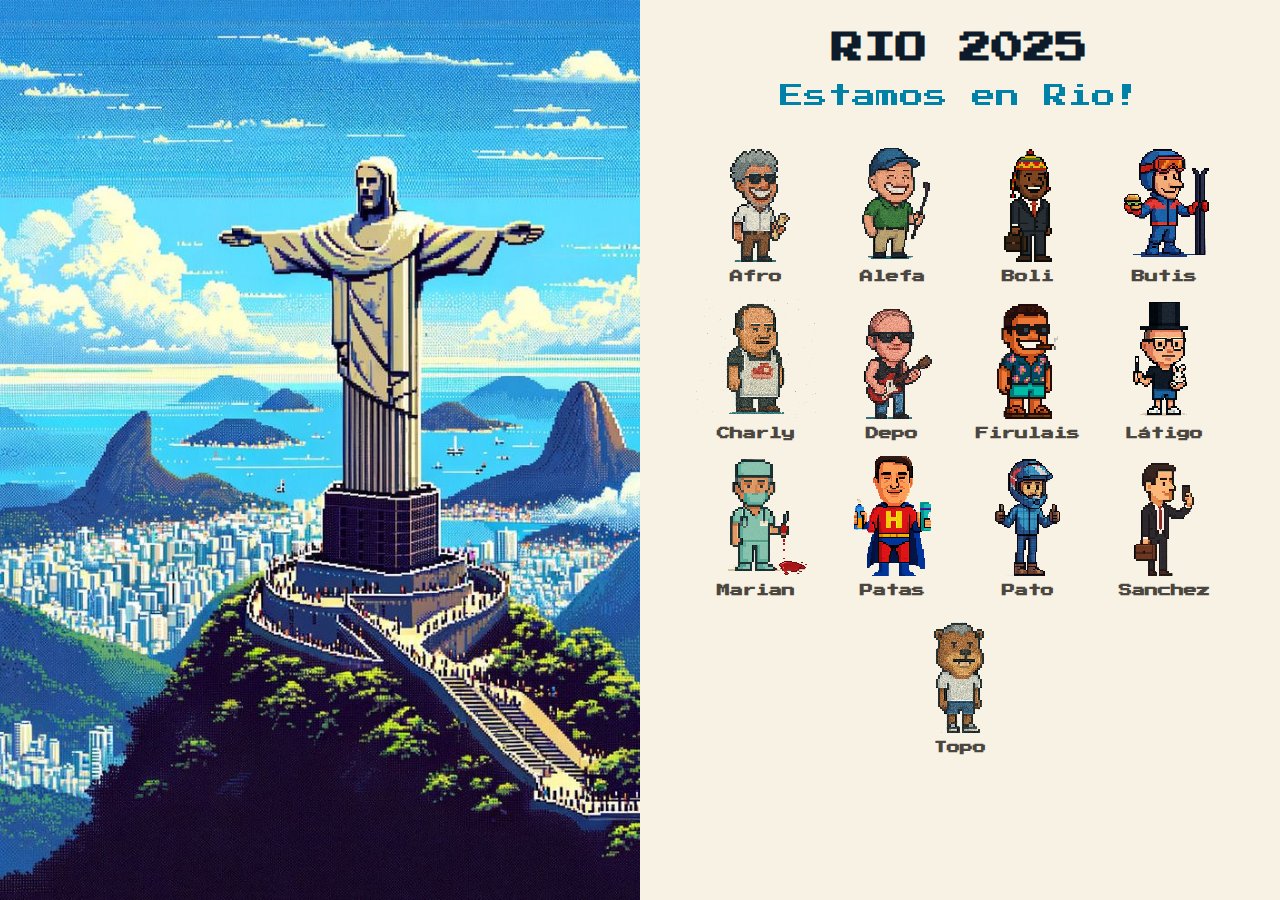
<file: index.html>
<!DOCTYPE html>
<html lang="en">

<head>
    <meta charset="UTF-8" />
    <meta name="viewport" content="width=device-width, initial-scale=1.0" />
    <title>Ratambuzza.ar: Rio 2025</title>
    <link rel="preconnect" href="https://fonts.googleapis.com">
    <link href="https://fonts.googleapis.com/css2?family=Press+Start+2P&display=swap" rel="stylesheet">
    <link rel="icon" type="image/png" href="/favicon.png">
    <link rel="shortcut icon" href="/favicon.ico">
    <style>
        :root {
            --cream: #f7f2e4;
            --navy: #0d1b2a;
            --label: #4b463f;
            --accent: #0081a7;
            --ink: #111;
            --shadow: rgba(0, 0, 0, 0.5);
        }

        /* Base */
        html,
        body {
            margin: 0;
            height: 100%;
        }

        body {
            font-family: 'Press Start 2P', system-ui, sans-serif;
            color: white;
            background: black;
            display: flex;
            height: 100vh;
            overflow: hidden;
        }

        /* Left side (image) */
        .left {
            width: 50%;
            height: 100%;
            background-image: url('assets/copa.jpg');
            background-size: cover;
            background-position: center;
            flex: 0 0 50%;
        }

        /* Right side (content) */
        .right {
            width: 50%;
            height: 100%;
            background: var(--cream);
            color: black;
            display: flex;
            flex-direction: column;
            align-items: center;
            padding: 2rem;
            box-sizing: border-box;
            overflow: auto;
        }

        h1 {
            margin: 0 0 1rem 0;
            font-size: 2rem;
            color: var(--navy);
            text-align: center;
        }

        h5 {
            color: var(--label);
            margin: 0.5rem 0 0;
        }

        #title {
            text-align: center;
        }

        #countdown {
            font-size: 1.5rem;
            margin-top: 20px;
            color: var(--accent);
            line-height: 1.6rem;
            transform: translateZ(0);
            -webkit-font-smoothing: none;
            image-rendering: pixelated;
        }

        #avatars {
            display: flex;
            flex-wrap: wrap;
            justify-content: center;
            gap: 1rem;
            padding: 2rem 1rem;
        }

        .avatar-container {
            display: flex;
            flex-direction: column;
            align-items: center;
            cursor: pointer;
            user-select: none;
            text-decoration: none;
            outline: none;
        }

        .avatar {
            width: 120px;
            height: 120px;
            transition: transform 120ms ease;
            image-rendering: pixelated;
        }

        .avatar-container:hover .avatar {
            transform: scale(1.04);
        }

        .avatar-container:focus-visible .avatar {
            outline: 3px solid var(--accent);
            outline-offset: 4px;
        }

        /* --- Mobile --- */
        @media (max-width: 800px) {
            body {
                flex-direction: column;
                height: auto;
                overflow: auto;
            }

            .left {
                width: 100%;
                height: 50vh;
                flex: 0 0 auto;
            }

            .right {
                width: 100%;
                min-height: 50vh;
                height: auto;
                overflow: visible;
                padding: 1.25rem;
            }

            .avatar {
                width: 90px;
                height: 90px;
            }

            #countdown {
                font-size: 1rem;
                line-height: 1.2rem;
            }
        }

        /* ====== PERSON DIALOG ====== */
        .dialog-overlay {
            position: fixed;
            inset: 0;
            background: var(--shadow);
            display: none;
            align-items: center;
            justify-content: center;
            z-index: 1000;
        }

        .dialog-overlay[aria-hidden="false"] {
            display: flex;
        }

        .person-dialog {
            max-height: 90vh;
            overflow: auto;
            background: var(--cream);
            color: var(--ink);
            max-width: min(720px, 92vw);
            width: 680px;
            box-sizing: border-box;
            padding: 1.25rem;
            position: relative;
            /* chunky pixel-style frame */
            box-shadow:
                0 0 0 4px #111,
                0 0 0 8px #fff,
                0 0 0 12px #111,
                12px 12px 0 0 rgba(0, 0, 0, 0.25);
            border-radius: 0;
            /* keep it chiptune */
            image-rendering: pixelated;
        }

        .person-dialog header {
            display: flex;
            /* align-items: center; */
            gap: 1rem;
            margin-bottom: 1rem;
        }

        .person-dialog h2 {
            margin: 0;
            font-size: 1.25rem;
            color: var(--navy);
        }

        .dlg-avatar {
            width: 180px;
            height: 180px;
            flex: 0 0 auto;
            image-rendering: pixelated;
            border: 4px solid #111;
            background: #fff;
        }

        .dlg-body {
            display: grid;
            /* grid-template-columns: 1fr 1.2fr; */
            gap: 1rem;
        }

        #dlgBio {
            line-height: 1.6;
            margin: 0;
            text-align: left;

        }

        .kv-grid {
            display: grid;
            grid-template-columns: max-content 1fr;
            gap: .5rem 1rem;
            align-content: start;
            padding: .75rem;
            background: #fff;
            border: 4px solid #111;
        }

        .kv-key {
            color: var(--label);
        }

        .kv-val {
            color: var(--ink);
        }

        .dlg-actions {
            margin-top: 1rem;
            display: flex;
            justify-content: flex-end;
            gap: .5rem;
        }

        .btn {
            font-family: 'Press Start 2P', system-ui, sans-serif;
            font-size: .8rem;
            background: var(--accent);
            color: #fff;
            border: 0;
            padding: .6rem .9rem;
            cursor: pointer;
            box-shadow: 0 4px 0 #0b5c72;
            text-transform: uppercase;
        }

        .btn:active {
            transform: translateY(2px);
            box-shadow: 0 2px 0 #0b5c72;
        }

        .dlg-close {
            position: absolute;
            top: 8px;
            right: 8px;
            background: #111;
            color: #fff;
            border: 0;
            cursor: pointer;
            width: 32px;
            height: 32px;
            line-height: 32px;
            text-align: center;
            font-size: 1rem;
        }

        @media (max-width: 800px) {
            .person-dialog {
                width: 92vw;
                padding: 1rem;
            }

            .person-dialog header {
                flex-direction: column;
                /* row -> column */
                align-items: center;
                /* center the avatar */
                text-align: left;
                /* keep paragraph left-aligned */
                gap: .75rem;
            }

            .dlg-body {
                grid-template-columns: 1fr;
            }

            .dlg-avatar {
                width: 180px;
                /* a touch larger looks better on mobile */
                height: 180px;
                margin-bottom: .25rem;
            }

            #dlgBio {
                line-height: 1.6;
                margin: 0;
                max-width: 42ch;
                /* comfortable measure on phones */
            }

            .dlg-actions {
                justify-content: center;
                /* center the CLOSE button on mobile */
            }

            .btn {
                font-size: .7rem;
            }
        }
    </style>
</head>

<body>
    <div class="left"></div>

    <div class="right">
        <div id="title">
            <h1>RIO 2025</h1>
            <div id="countdown"><span id="timer"></span></div>
        </div>

        <div id="avatars">
            <div class="avatar-container" data-person="Afro" aria-haspopup="dialog">
                <img src="assets/avatars/Afro.png" alt="Afro" class="avatar" />
                <h5>Afro</h5>
            </div>

            <div class="avatar-container" data-person="Alefa" aria-haspopup="dialog">
                <img src="assets/avatars/Alefa.png" alt="Alefa" class="avatar" />
                <h5>Alefa</h5>
            </div>

            <div class="avatar-container" data-person="Boli" aria-haspopup="dialog">
                <img src="assets/avatars/Boli.png" alt="Boli" class="avatar" />
                <h5>Boli</h5>
            </div>

            <div class="avatar-container" data-person="Butis" aria-haspopup="dialog">
                <img src="assets/avatars/Butis.png" alt="Butis" class="avatar" />
                <h5>Butis</h5>
            </div>

            <div class="avatar-container" data-person="Charly" aria-haspopup="dialog">
                <img src="assets/avatars/Charly.png" alt="Charly" class="avatar" />
                <h5>Charly</h5>
            </div>

            <div class="avatar-container" data-person="Depo" aria-haspopup="dialog">
                <img src="assets/avatars/Depo.png" alt="Depo" class="avatar" />
                <h5>Depo</h5>
            </div>

            <div class="avatar-container" data-person="Firulais" aria-haspopup="dialog">
                <img src="assets/avatars/Firulais.png" alt="Firulais" class="avatar" />
                <h5>Firulais</h5>
            </div>

            <div class="avatar-container" data-person="Látigo" aria-haspopup="dialog">
                <img src="assets/avatars/Latigo.png" alt="Látigo" class="avatar" />
                <h5>Látigo</h5>
            </div>

            <div class="avatar-container" data-person="Marian" aria-haspopup="dialog">
                <img src="assets/avatars/Mariano.png" alt="Marian" class="avatar" />
                <h5>Marian</h5>
            </div>

            <div class="avatar-container" data-person="Patas" aria-haspopup="dialog">
                <img src="assets/avatars/Patas.png" alt="Patas" class="avatar" />
                <h5>Patas</h5>
            </div>

            <div class="avatar-container" data-person="Pato" aria-haspopup="dialog">
                <img src="assets/avatars/Pato.png" alt="Pato" class="avatar" />
                <h5>Pato</h5>
            </div>

            <div class="avatar-container" data-person="Sanchez" aria-haspopup="dialog">
                <img src="assets/avatars/Sanchez.png" alt="Sanchez" class="avatar" />
                <h5>Sanchez</h5>
            </div>

            <div class="avatar-container" data-person="Topo" aria-haspopup="dialog">
                <img src="assets/avatars/Topo.png" alt="Topo" class="avatar" />
                <h5>Topo</h5>
            </div>
        </div>
    </div>

    <!-- Dialog -->
    <div class="dialog-overlay" id="personOverlay" aria-hidden="true">
        <div class="person-dialog" role="dialog" aria-modal="true" aria-labelledby="dlgTitle">
            <!-- <button class="dlg-close" id="dlgClose" aria-label="Close dialog">✖</button> -->
            <header>
                <img id="dlgAvatar" class="dlg-avatar" alt="">
                <!-- <div>
                    <h2 id="dlgTitle">Name</h2>
                </div> -->
                <div>
                    <p id="dlgBio"></p>
                </div>
            </header>

            <!-- <div class="dlg-body">
                <div class="kv-grid" id="kvGrid"> -->
            <!-- key:value rows injected here -->
            <!-- </div> -->
            <!-- <div class="kv-grid">
          <div class="kv-key">Status</div><div class="kv-val" id="kvStatus">Ready</div>
          <div class="kv-key">Role</div><div class="kv-val" id="kvRole">Adventurer</div>
          <div class="kv-key">Catchphrase</div><div class="kv-val" id="kvCatch">“Vamo’ arriba”</div>
          <div class="kv-key">Fav Drink</div><div class="kv-val" id="kvDrink">Caipirinha</div>
        </div> -->
            <!-- </div> -->

            <div class="dlg-actions">
                <button class="btn" id="dlgCloseBottom">Cerrar</button>
            </div>
        </div>
    </div>

    <script>
        // Countdown logic
        const countdown = document.getElementById('timer');
        const targetDate = new Date("2025-10-08T00:00:00");

        function updateCountdown() {
            const now = new Date();
            const diff = targetDate - now;

            if (diff <= 0) { countdown.textContent = "Estamos en Rio!"; return; }

            const days = Math.floor(diff / (1000 * 60 * 60 * 24));
            const hours = Math.floor((diff / (1000 * 60 * 60)) % 24);
            const minutes = Math.floor((diff / (1000 * 60)) % 60);
            const seconds = Math.floor((diff / 1000) % 60);

            countdown.textContent = `${days}d ${hours}h ${minutes}m ${seconds}s`;
        }
        updateCountdown();
        setInterval(updateCountdown, 1000);

        // ===== Person data (stub – tweak freely) =====
        // Use short keys you like; UI capitalizes keys as given.
        const PEOPLE = {
            "Afro": {
                avatar: "assets/avatars/Afro.png",
                traits: {
                    "Otros apodos:": "Gusano",
                    "Talento:": "No ronca.",
                    "Superpoder:": "Fundir restaurantes."
                },
                bio: "También conocido como 'Gusano' desde chico anheló el sueño Americano. Su talento más grande es no roncar a pesar del nazo que tiene. Su último gran logro? Fundir un restaurant."
            },
            "Alefa": {
                avatar: "assets/avatars/Alefa.png",
                traits: {
                    "Otros apodos:": "Osketti",
                    "Superpoder:": "Te festeja todos los chistes.",
                    "Secreto:": "Es novio de Palermo."
                },
                bio: "También conocido como Oscar, es el público ideal porque te festeja todos los chistes. Vive atormentado por una pesadilla recurrente en donde una pala lo persigue para trabajar en el jardín de la casa de su familia en Pinamar."
            },
            "Boli": {
                avatar: "assets/avatars/Boli.png",
                traits: {
                    "Nombre completo:": "Mónica Brenta Depilación",
                    "Master en:": "Chistes de gangosos",
                    "Talento:": "El helicóptero",
                },
                bio: "Es dueño de una cadena de locales de depilación definitiva. Lo llaman el J.R.R Tolkien de Villa Sarmiento por su capacidad para bolasear. Posee un conocimiento enciclopédico de chistes de gansosos."
            },
            "Butis": {
                avatar: "assets/avatars/Butis.png", traits: { "Superpoder:": "Es la rata más grande", "Talento:": "Tiene el puño más cerrado que un bebé.", "Nunca dijo:": "Vayamos a gastar dinero. " },
                bio: "La rata más grande del condado, tiene el puño más cerrado que un bebé. Prefiere perder un brazo antes que pagar un sobreprecio. Es capaz de sobrevivir varios días internado en una montaña nevada alimentándose de un sánguche. "
            },
            "Charly": { avatar: "assets/avatars/Charly.png", bio: "El dealer de achuras oficial del grupo. Sus mollejas de corazón no tienen rival. Frase que nunca dijo: todas. No pronuncia palabra desde 1993." },
            "Depo": { avatar: "assets/avatars/Depo.png", bio: "También conocido como: Antreli, Galmácido o Dr.G. Si Steve-O de Jackass y Ozzy Osbourne hubieran tenido un hijo, sería Albertito. Ahora es un padre de familia pero en sus años mozos, supo tranzarse una bolsa de basura." },
            "Firulais": { avatar: "assets/avatars/Firulais.png", bio: "Bom-vivant sin igual. Es el último gourmand. En una picada preparada por él, hay quesos de los 5 continentes y mortadela de unicornio. Frase que nunca dijo: 'No puedo irme de viaje, tengo que trabajar.'" },
            "Látigo": { avatar: "assets/avatars/Latigo.png", bio: "Holgazán de nacimiento. Durante años de su vida buscó maneras de no tener que trabajar pero fracasó rotundamente. Hace buenos trucos pero el gran milagro que nadie explica es como una mujer 14 años menor que él le terminó dando bola." },
            "Marian": { avatar: "assets/avatars/Mariano.png", bio: "Hiperactivo como nadie. En un mismo día el doctor es capaz de: escribir un libro, viajar a China, sacarle un pepino del culo a un paciente. Hace poco rompió el record de mayor cantidad de días consecutivos de permanencia en su casa: 3." },
            "Patas": { avatar: "assets/avatars/Patas.png", bio: "Titán de las finanzas, empresario sin igual, borracho. Comenzó bien abajo limpiando baños en Constitución. Un buen día tuvo la idea de crear sus propios productos de limpieza y el resto es historia." },
            "Pato": { avatar: "assets/avatars/Pato.png", bio: "Piloto enduro, empresario gastronómico, modelo publicitario. Otro que ya no sabe que hacer para rajarse de la casa. Compite cabeza a cabeza con Butis a ver quién tiene más alma de roedor." },
            "Sanchez": { avatar: "assets/avatars/Sanchez.png", bio: "Influencer de redes sociales en el mundo de bienes raíces. Lo llaman 'El hacedor' o 'El Grinch'. Nunca vendió un departamento y publica un video cada 3 meses pero igual le tenemos fé." },
            "Topo": { avatar: "assets/avatars/Topo.png", bio: "De jóven era una máquina de hacer deportes, una máquina con varios engranajes menos y sin aceite. El día que correr sin doblar las rodillas sea un deporte olímpico, este pibe va a estar a la altura de Husain Bolt." }
        };

        // ===== Dialog wiring =====
        const overlay = document.getElementById('personOverlay');
        // const dlgClose = document.getElementById('dlgClose');
        const dlgCloseBottom = document.getElementById('dlgCloseBottom');
        const dlgAvatar = document.getElementById('dlgAvatar');
        const dlgTitle = document.getElementById('dlgTitle');
        const kvGrid = document.getElementById('kvGrid');
        const dlgBio = document.getElementById('dlgBio');
        let lastFocus = null;

        function openDialog(personName) {
            const data = PEOPLE[personName];
            if (!data) return;

            dlgAvatar.src = data.avatar;
            dlgAvatar.alt = personName;
            // dlgTitle.textContent = personName;
            dlgBio.textContent = data.bio;
            // wipe + rebuild kv grid

            // kvGrid.innerHTML = '';
            // Object.entries(data.traits).forEach(([k, v]) => {
            //     const key = document.createElement('div');
            //     key.className = 'kv-key'; key.textContent = k;
            //     const val = document.createElement('div');
            //     val.className = 'kv-val'; val.textContent = v;
            //     kvGrid.appendChild(key); kvGrid.appendChild(val);
            // });

            lastFocus = document.activeElement;
            overlay.setAttribute('aria-hidden', 'false');
            // focus close button for accessibility
            // dlgClose.focus();
            document.addEventListener('keydown', onKeydown);
            // prevent body scroll behind dialog (desktop already fixed, mobile needs this)
            document.body.style.overflow = 'hidden';
        }

        function closeDialog() {
            overlay.setAttribute('aria-hidden', 'true');
            document.removeEventListener('keydown', onKeydown);
            document.body.style.overflow = ''; // restore
            if (lastFocus && lastFocus.focus) lastFocus.focus();
        }

        function onKeydown(e) {
            if (e.key === 'Escape') closeDialog();
            // very light focus trap: loop close buttons
            if (e.key === 'Tab') {
                const focusables = [dlgCloseBottom];
                const idx = focusables.indexOf(document.activeElement);
                if (idx === -1) return;
                e.preventDefault();
                const next = e.shiftKey ? (idx - 1 + focusables.length) % focusables.length
                    : (idx + 1) % focusables.length;
                focusables[next].focus();
            }
        }

        overlay.addEventListener('click', (e) => {
            if (e.target === overlay) closeDialog();
        });
        // dlgClose.addEventListener('click', closeDialog);
        dlgCloseBottom.addEventListener('click', closeDialog);

        // Delegate clicks from grid of avatars
        document.getElementById('avatars').addEventListener('click', (e) => {
            const btn = e.target.closest('.avatar-container');
            if (!btn) return;
            const person = btn.getAttribute('data-person');
            if (person) openDialog(person);
        });

        // Keyboard support on avatars
        document.querySelectorAll('.avatar-container').forEach(el => {
            el.setAttribute('tabindex', '0');
            el.addEventListener('keydown', (e) => {
                if (e.key === 'Enter' || e.key === ' ') {
                    e.preventDefault();
                    const person = el.getAttribute('data-person');
                    if (person) openDialog(person);
                }
            });
        });
    </script>
</body>

</html>
</file>
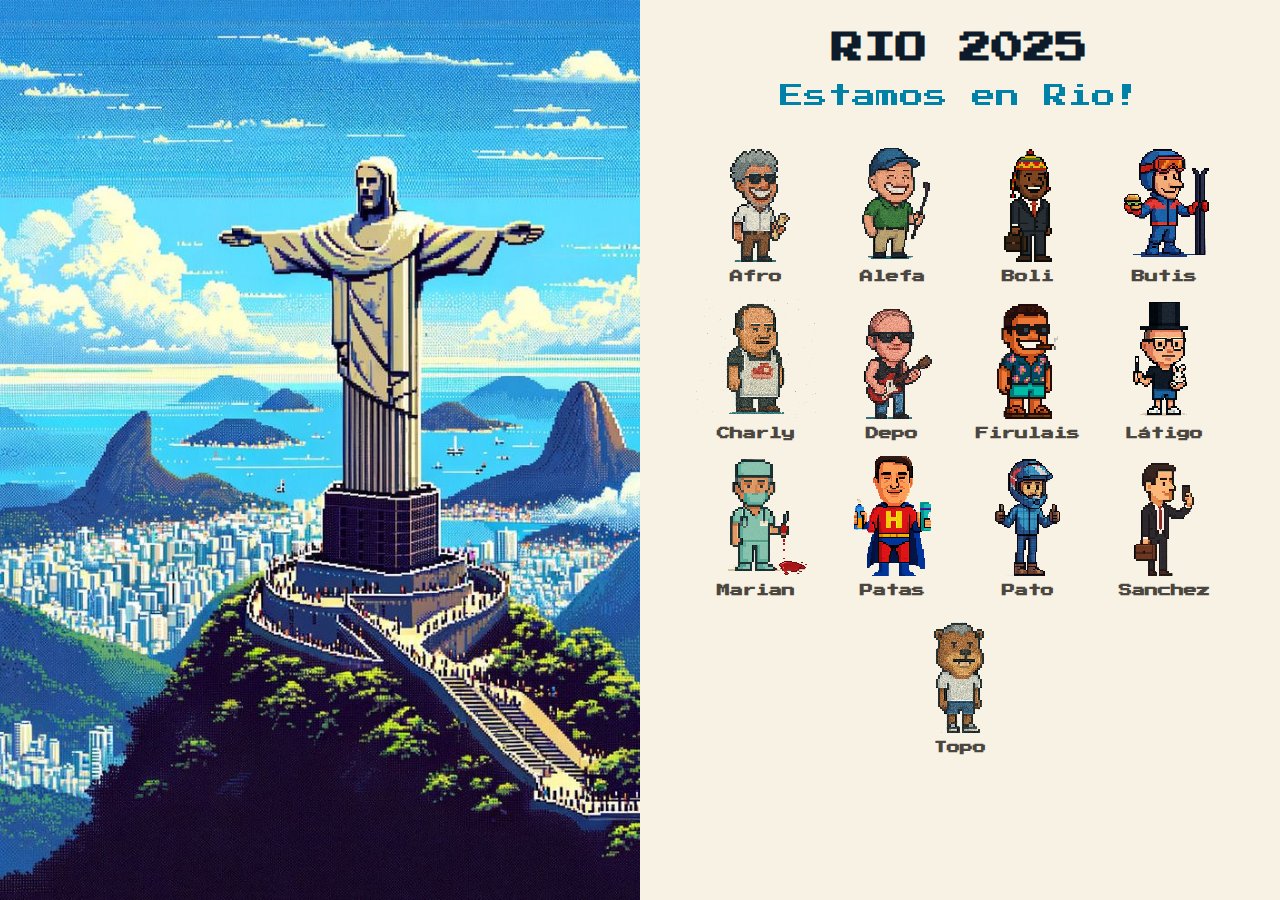
<file: index.with.details.html>
<!DOCTYPE html>
<html lang="en">

<head>
    <meta charset="UTF-8" />
    <meta name="viewport" content="width=device-width, initial-scale=1.0" />
    <title>Ratambuzza.ar: Rio 2025</title>
    <link rel="preconnect" href="https://fonts.googleapis.com">
    <link href="https://fonts.googleapis.com/css2?family=Press+Start+2P&display=swap" rel="stylesheet">
    <link rel="icon" type="image/png" href="/favicon.png">
    <link rel="shortcut icon" href="/favicon.ico">
    <style>
        :root {
            --cream: #f7f2e4;
            --navy: #0d1b2a;
            --label: #4b463f;
            --accent: #0081a7;
            --ink: #111;
            --shadow: rgba(0, 0, 0, 0.5);
        }

        /* Base */
        html,
        body {
            margin: 0;
            height: 100%;
        }

        body {
            font-family: 'Press Start 2P', system-ui, sans-serif;
            color: white;
            background: black;
            display: flex;
            height: 100vh;
            overflow: hidden;
        }

        /* Left side (image) */
        .left {
            width: 50%;
            height: 100%;
            background-image: url('assets/copa.jpg');
            background-size: cover;
            background-position: center;
            flex: 0 0 50%;
        }

        /* Right side (content) */
        .right {
            width: 50%;
            height: 100%;
            background: var(--cream);
            color: black;
            display: flex;
            flex-direction: column;
            align-items: center;
            padding: 2rem;
            box-sizing: border-box;
            overflow: auto;
        }

        h1 {
            margin: 0 0 1rem 0;
            font-size: 2rem;
            color: var(--navy);
            text-align: center;
        }

        h5 {
            color: var(--label);
            margin: 0.5rem 0 0;
        }

        #title {
            text-align: center;
        }

        #countdown {
            font-size: 1.5rem;
            margin-top: 20px;
            color: var(--accent);
            line-height: 1.6rem;
            transform: translateZ(0);
            -webkit-font-smoothing: none;
            image-rendering: pixelated;
        }

        #avatars {
            display: flex;
            flex-wrap: wrap;
            justify-content: center;
            gap: 1rem;
            padding: 2rem 1rem;
        }

        .avatar-container {
            display: flex;
            flex-direction: column;
            align-items: center;
            cursor: pointer;
            user-select: none;
            text-decoration: none;
            outline: none;
        }

        .avatar {
            width: 120px;
            height: 120px;
            transition: transform 120ms ease;
            image-rendering: pixelated;
        }

        .avatar-container:hover .avatar {
            transform: scale(1.04);
        }

        .avatar-container:focus-visible .avatar {
            outline: 3px solid var(--accent);
            outline-offset: 4px;
        }

        /* --- Mobile --- */
        @media (max-width: 800px) {
            body {
                flex-direction: column;
                height: auto;
                overflow: auto;
            }

            .left {
                width: 100%;
                height: 50vh;
                flex: 0 0 auto;
            }

            .right {
                width: 100%;
                min-height: 50vh;
                height: auto;
                overflow: visible;
                padding: 1.25rem;
            }

            .avatar {
                width: 90px;
                height: 90px;
            }

            #countdown {
                font-size: 1rem;
                line-height: 1.2rem;
            }
        }

        /* ====== PERSON DIALOG ====== */
        .dialog-overlay {
            position: fixed;
            inset: 0;
            background: var(--shadow);
            display: none;
            align-items: center;
            justify-content: center;
            z-index: 1000;
        }

        .dialog-overlay[aria-hidden="false"] {
            display: flex;
        }

        .person-dialog {
            max-height: 90vh;
            overflow: auto;
            background: var(--cream);
            color: var(--ink);
            max-width: min(720px, 92vw);
            width: 680px;
            box-sizing: border-box;
            padding: 1.25rem;
            position: relative;
            /* chunky pixel-style frame */
            box-shadow:
                0 0 0 4px #111,
                0 0 0 8px #fff,
                0 0 0 12px #111,
                12px 12px 0 0 rgba(0, 0, 0, 0.25);
            border-radius: 0;
            /* keep it chiptune */
            image-rendering: pixelated;
        }

        .person-dialog header {
            display: flex;
            /* align-items: center; */
            gap: 1rem;
            margin-bottom: 1rem;
        }

        .person-dialog h2 {
            margin: 0;
            font-size: 1.25rem;
            color: var(--navy);
        }

        .dlg-avatar {
            width: 180px;
            height: 180px;
            flex: 0 0 auto;
            image-rendering: pixelated;
            border: 4px solid #111;
            background: #fff;
        }

        .dlg-body {
            display: grid;
            /* grid-template-columns: 1fr 1.2fr; */
            gap: 1rem;
        }

        #dlgBio {
            line-height: 1.6;
            margin: 0;
        }

        .kv-grid {
            display: grid;
            grid-template-columns: max-content 1fr;
            gap: .5rem 1rem;
            align-content: start;
            padding: .75rem;
            background: #fff;
            border: 4px solid #111;
        }

        .kv-key {
            color: var(--label);
        }

        .kv-val {
            color: var(--ink);
        }

        .dlg-actions {
            margin-top: 1rem;
            display: flex;
            justify-content: flex-end;
            gap: .5rem;
        }

        .btn {
            font-family: 'Press Start 2P', system-ui, sans-serif;
            font-size: .8rem;
            background: var(--accent);
            color: #fff;
            border: 0;
            padding: .6rem .9rem;
            cursor: pointer;
            box-shadow: 0 4px 0 #0b5c72;
            text-transform: uppercase;
        }

        .btn:active {
            transform: translateY(2px);
            box-shadow: 0 2px 0 #0b5c72;
        }

        .dlg-close {
            position: absolute;
            top: 8px;
            right: 8px;
            background: #111;
            color: #fff;
            border: 0;
            cursor: pointer;
            width: 32px;
            height: 32px;
            line-height: 32px;
            text-align: center;
            font-size: 1rem;
        }

        @media (max-width: 800px) {
            .person-dialog {
                width: 92vw;
                padding: 1rem;
            }

            .person-dialog header {
                flex-direction: column;
                /* row -> column */
                align-items: center;
                /* center the avatar */
                text-align: left;
                /* keep paragraph left-aligned */
                gap: .75rem;
            }

            .dlg-body {
                grid-template-columns: 1fr;
            }

            .dlg-avatar {
                width: 180px;
                /* a touch larger looks better on mobile */
                height: 180px;
                margin-bottom: .25rem;
            }

            #dlgBio {
                line-height: 1.6;
                margin: 0;
                max-width: 42ch;
                /* comfortable measure on phones */
            }

            .dlg-actions {
                justify-content: center;
                /* center the CLOSE button on mobile */
            }

            .btn {
                font-size: .7rem;
            }
        }
    </style>
</head>

<body>
    <div class="left"></div>

    <div class="right">
        <div id="title">
            <h1>RIO 2025</h1>
            <div id="countdown"><span id="timer"></span></div>
        </div>

        <div id="avatars">
            <div class="avatar-container" data-person="Afro" aria-haspopup="dialog">
                <img src="assets/avatars/Afro.png" alt="Afro" class="avatar" />
                <h5>Afro</h5>
            </div>

            <div class="avatar-container" data-person="Alefa" aria-haspopup="dialog">
                <img src="assets/avatars/Alefa.png" alt="Alefa" class="avatar" />
                <h5>Alefa</h5>
            </div>

            <div class="avatar-container" data-person="Boli" aria-haspopup="dialog">
                <img src="assets/avatars/Boli.png" alt="Boli" class="avatar" />
                <h5>Boli</h5>
            </div>

            <div class="avatar-container" data-person="Butis" aria-haspopup="dialog">
                <img src="assets/avatars/Butis.png" alt="Butis" class="avatar" />
                <h5>Butis</h5>
            </div>

            <div class="avatar-container" data-person="Charly" aria-haspopup="dialog">
                <img src="assets/avatars/Charly.png" alt="Charly" class="avatar" />
                <h5>Charly</h5>
            </div>

            <div class="avatar-container" data-person="Depo" aria-haspopup="dialog">
                <img src="assets/avatars/Depo.png" alt="Depo" class="avatar" />
                <h5>Depo</h5>
            </div>

            <div class="avatar-container" data-person="Firulais" aria-haspopup="dialog">
                <img src="assets/avatars/Firulais.png" alt="Firulais" class="avatar" />
                <h5>Firulais</h5>
            </div>

            <div class="avatar-container" data-person="Látigo" aria-haspopup="dialog">
                <img src="assets/avatars/Latigo.png" alt="Látigo" class="avatar" />
                <h5>Látigo</h5>
            </div>

            <div class="avatar-container" data-person="Marian" aria-haspopup="dialog">
                <img src="assets/avatars/Mariano.png" alt="Marian" class="avatar" />
                <h5>Marian</h5>
            </div>

            <div class="avatar-container" data-person="Patas" aria-haspopup="dialog">
                <img src="assets/avatars/Patas.png" alt="Patas" class="avatar" />
                <h5>Patas</h5>
            </div>

            <div class="avatar-container" data-person="Pato" aria-haspopup="dialog">
                <img src="assets/avatars/Pato.png" alt="Pato" class="avatar" />
                <h5>Pato</h5>
            </div>

            <div class="avatar-container" data-person="Sanchez" aria-haspopup="dialog">
                <img src="assets/avatars/Sanchez.png" alt="Sanchez" class="avatar" />
                <h5>Sanchez</h5>
            </div>

            <div class="avatar-container" data-person="Topo" aria-haspopup="dialog">
                <img src="assets/avatars/Topo.png" alt="Topo" class="avatar" />
                <h5>Topo</h5>
            </div>
        </div>
    </div>

    <!-- Dialog -->
    <div class="dialog-overlay" id="personOverlay" aria-hidden="true">
        <div class="person-dialog" role="dialog" aria-modal="true" aria-labelledby="dlgTitle">
            <!-- <button class="dlg-close" id="dlgClose" aria-label="Close dialog">✖</button> -->
            <header>
                <img id="dlgAvatar" class="dlg-avatar" alt="">
                <!-- <div>
                    <h2 id="dlgTitle">Name</h2>
                </div> -->
                <div>
                    <p id="dlgBio"></p>
                </div>
            </header>

            <!-- <div class="dlg-body">
                <div class="kv-grid" id="kvGrid"> -->
            <!-- key:value rows injected here -->
            <!-- </div> -->
            <!-- <div class="kv-grid">
          <div class="kv-key">Status</div><div class="kv-val" id="kvStatus">Ready</div>
          <div class="kv-key">Role</div><div class="kv-val" id="kvRole">Adventurer</div>
          <div class="kv-key">Catchphrase</div><div class="kv-val" id="kvCatch">“Vamo’ arriba”</div>
          <div class="kv-key">Fav Drink</div><div class="kv-val" id="kvDrink">Caipirinha</div>
        </div> -->
            <!-- </div> -->

            <div class="dlg-actions">
                <button class="btn" id="dlgCloseBottom">Close</button>
            </div>
        </div>
    </div>

    <script>
        // Countdown logic
        const countdown = document.getElementById('timer');
        const targetDate = new Date("2025-10-08T00:00:00");

        function updateCountdown() {
            const now = new Date();
            const diff = targetDate - now;

            if (diff <= 0) { countdown.textContent = "Estamos en Rio!"; return; }

            const days = Math.floor(diff / (1000 * 60 * 60 * 24));
            const hours = Math.floor((diff / (1000 * 60 * 60)) % 24);
            const minutes = Math.floor((diff / (1000 * 60)) % 60);
            const seconds = Math.floor((diff / 1000) % 60);

            countdown.textContent = `${days}d ${hours}h ${minutes}m ${seconds}s`;
        }
        updateCountdown();
        setInterval(updateCountdown, 1000);

        // ===== Person data (stub – tweak freely) =====
        // Use short keys you like; UI capitalizes keys as given.
        const PEOPLE = {
            "Afro": {
                avatar: "assets/avatars/Afro.png",
                traits: {
                    "Otros apodos:": "Gusano",
                    "Talento:": "No ronca.",
                    "Superpoder:": "Fundir restaurantes."
                },
                bio: "También conocido como 'Gusano' desde chico anheló el sueño Americano. Su talento más grande es no roncar a pesar del nazo que tiene. Su último gran logro? Fundir un restaurant."
            },
            "Alefa": {
                avatar: "assets/avatars/Alefa.png",
                traits: {
                    "Otros apodos:": "Osketti",
                    "Superpoder:": "Te festeja todos los chistes.",
                    "Secreto:": "Es novio de Palermo."
                },
                bio: "También conocido como Oscar, es el público ideal porque te festeja todos los chistes. Vive atormentado por una pesadilla recurrente en donde una pala lo persigue para trabajar en el jardín de la casa de su familia en Pinamar."
            },
            "Boli": {
                avatar: "assets/avatars/Boli.png",
                traits: {
                    "Nombre completo:": "Mónica Brenta Depilación",
                    "Master en:": "Chistes de gangosos",
                    "Talento:": "El helicóptero",
                },
                bio: "Es dueño de una cadena de locales de depilación definitiva. Lo llaman el J.R.R Tolkien de Villa Sarmiento por su capacidad para bolasear. Posee un conocimiento enciclopédico de chistes de gansosos."
            },
            "Butis": {
                avatar: "assets/avatars/Butis.png", traits: { "Superpoder:": "Es la rata más grande", "Talento:": "Tiene el puño más cerrado que un bebé.", "Nunca dijo:": "Vayamos a gastar dinero. " },
                bio: "La rata más grande del condado, tiene el puño más cerrado que un bebé. Prefiere perder un brazo antes que pagar un sobreprecio. Es capaz de sobrevivir varios días internado en una montaña nevada alimentándose de un sánguche. "
            },
            "Charly": { avatar: "assets/avatars/Charly.png", traits: { "Otros apodos:": "Carlitos", "Superpoder:": "Consigue las mejores achuras del universo.", "Nunca dijo:": "Nada. No emite palabra desde 1993." }, bio: "El dealer de achuras oficial del grupo. Sus mollejas de corazón no tienen rival. Frase que nunca dijo: todas. No pronuncia palabra desde 1993." },
            "Depo": { avatar: "assets/avatars/Depo.png", traits: { "Otros apodos:": "Dr.G, Antreli, Galmácido.", "Talento:": "Come telas de arañas.", "En otra vida fue:": "Steve-O de Jackass y Ozzy Osbourne." }, bio: "También conocido como: Antreli, Galmácido o Dr. G.\n\r Si Steve-O de Jackass y Ozzy Osbourne hubieran tenido un hijo, sería Albertito. Ahora es un padre de familia pero en sus años mozos, supo tranzarse una bolsa de basura." },
            "Firulais": { avatar: "assets/avatars/Firulais.png", traits: { "Superpoder": "Gigoló", "Power‑Up": "QA humano", "Nunca dijo:": "No puedo, tengo que trabajar." }, bio: "Bom-vivant sin igual. Es el último gourmand. En una picada preparada por él, hay quesos de los 5 continentes y mortadela hecha con carne de unicornio. Frase que nunca dijo: 'No puedo irme de viaje, tengo que trabajar.'" },
            "Látigo": { avatar: "assets/avatars/Latigo.png", traits: { "Origen": "CABA", "Power‑Up": "Narrador", "Talento": "Resumen en 30s", "Team": "Mate amargo" }, bio: "Hechicero oficial del grupo. Durante muchos años de su vida buscó maneras de no tener que trabajar pero fracasó rotundamente. Tiene muy buenos trucos pero el gran milagro que nadie explica es como una mujer 14 años menor que él le terminó dando bola." },
            "Marian": { avatar: "assets/avatars/Mariano.png", traits: { "Origen": "Mendoza", "Power‑Up": "GPS interno", "En un día puede:": "Escribir un libro, viajar a china, sacarle un pepino del orto a un paciente.", "Nadie sabe como:": "Todavía no lo rajaron de la casa." }, bio: "Hiperactivo como nadie. En un mismo día el doctor es capaz de: escribir un libro, viajar a china, sacarle un pepino del culo a un paciente. Hace poco rompió el record de mayor cantidad de días consecutivos de permanencia en su casa: 3." },
            "Patas": { avatar: "assets/avatars/Patas.png", traits: { "Origen": "Tandil", "Power‑Up": "Cocinero", "Talento": "Sartenazo perfecto", "Team": "Caipiroska" }, bio: "Titán de las finanzas, empresario sin igual. Comenzó bien abajo limpiando baños en Constitución. Un buen día tuvo la idea de crear sus propios productos de limpieza y el resto es historia. Borracho." },
            "Pato": { avatar: "assets/avatars/Pato.png", traits: { "Origen": "San Isidro", "Power‑Up": "Cambio exacto", "Talento": "Regatea sonriendo", "Team": "Chope helado" }, bio: "Piloto enduro, empresario gastronómico, modelo publicitario. Otro que ya no sabe que hacer para rajarse de la casa. Compite cabeza a cabeza con Butis a ver quién tiene más alma de roedor." },
            "Sanchez": { avatar: "assets/avatars/Sanchez.png", traits: { "Origen": "Neuquén", "Power‑Up": "Memoria prodigio", "Talento": "Citas textuales", "Team": "Café con leche" }, bio: "Influencer de redes sociales en el mundo de bienes raíces. Lo llaman 'El hacedor'. Nunca vendió un departamento y publica un video cada 3 meses pero igual le tenemos fé." },
            "Topo": { avatar: "assets/avatars/Topo.png", traits: { "Origen": "Lomas", "Lo llevamos porque:": "Hace buenos desayunos.", "Superpoder": "Correr sin doblar las rodillas." }, bio: "Ex chef de cuisine y actual empresario gastronómico. Carece de sentimientos, la única vez que derramó una lágrima fue porque la policía lo gaseó en la cancha de Boca. El día que correr sin doblar las rodillas sea un deporte olímpico, este pibe va a estar a la altura de Husain Bolt." }
        };

        // ===== Dialog wiring =====
        const overlay = document.getElementById('personOverlay');
        // const dlgClose = document.getElementById('dlgClose');
        const dlgCloseBottom = document.getElementById('dlgCloseBottom');
        const dlgAvatar = document.getElementById('dlgAvatar');
        const dlgTitle = document.getElementById('dlgTitle');
        const kvGrid = document.getElementById('kvGrid');
        const dlgBio = document.getElementById('dlgBio');
        let lastFocus = null;

        function openDialog(personName) {
            const data = PEOPLE[personName];
            if (!data) return;

            dlgAvatar.src = data.avatar;
            dlgAvatar.alt = personName;
            // dlgTitle.textContent = personName;
            dlgBio.textContent = data.bio;
            // wipe + rebuild kv grid

            // kvGrid.innerHTML = '';
            // Object.entries(data.traits).forEach(([k, v]) => {
            //     const key = document.createElement('div');
            //     key.className = 'kv-key'; key.textContent = k;
            //     const val = document.createElement('div');
            //     val.className = 'kv-val'; val.textContent = v;
            //     kvGrid.appendChild(key); kvGrid.appendChild(val);
            // });

            lastFocus = document.activeElement;
            overlay.setAttribute('aria-hidden', 'false');
            // focus close button for accessibility
            // dlgClose.focus();
            document.addEventListener('keydown', onKeydown);
            // prevent body scroll behind dialog (desktop already fixed, mobile needs this)
            document.body.style.overflow = 'hidden';
        }

        function closeDialog() {
            overlay.setAttribute('aria-hidden', 'true');
            document.removeEventListener('keydown', onKeydown);
            document.body.style.overflow = ''; // restore
            if (lastFocus && lastFocus.focus) lastFocus.focus();
        }

        function onKeydown(e) {
            if (e.key === 'Escape') closeDialog();
            // very light focus trap: loop close buttons
            if (e.key === 'Tab') {
                const focusables = [dlgCloseBottom];
                const idx = focusables.indexOf(document.activeElement);
                if (idx === -1) return;
                e.preventDefault();
                const next = e.shiftKey ? (idx - 1 + focusables.length) % focusables.length
                    : (idx + 1) % focusables.length;
                focusables[next].focus();
            }
        }

        overlay.addEventListener('click', (e) => {
            if (e.target === overlay) closeDialog();
        });
        // dlgClose.addEventListener('click', closeDialog);
        dlgCloseBottom.addEventListener('click', closeDialog);

        // Delegate clicks from grid of avatars
        document.getElementById('avatars').addEventListener('click', (e) => {
            const btn = e.target.closest('.avatar-container');
            if (!btn) return;
            const person = btn.getAttribute('data-person');
            if (person) openDialog(person);
        });

        // Keyboard support on avatars
        document.querySelectorAll('.avatar-container').forEach(el => {
            el.setAttribute('tabindex', '0');
            el.addEventListener('keydown', (e) => {
                if (e.key === 'Enter' || e.key === ' ') {
                    e.preventDefault();
                    const person = el.getAttribute('data-person');
                    if (person) openDialog(person);
                }
            });
        });
    </script>
</body>

</html>
</file>
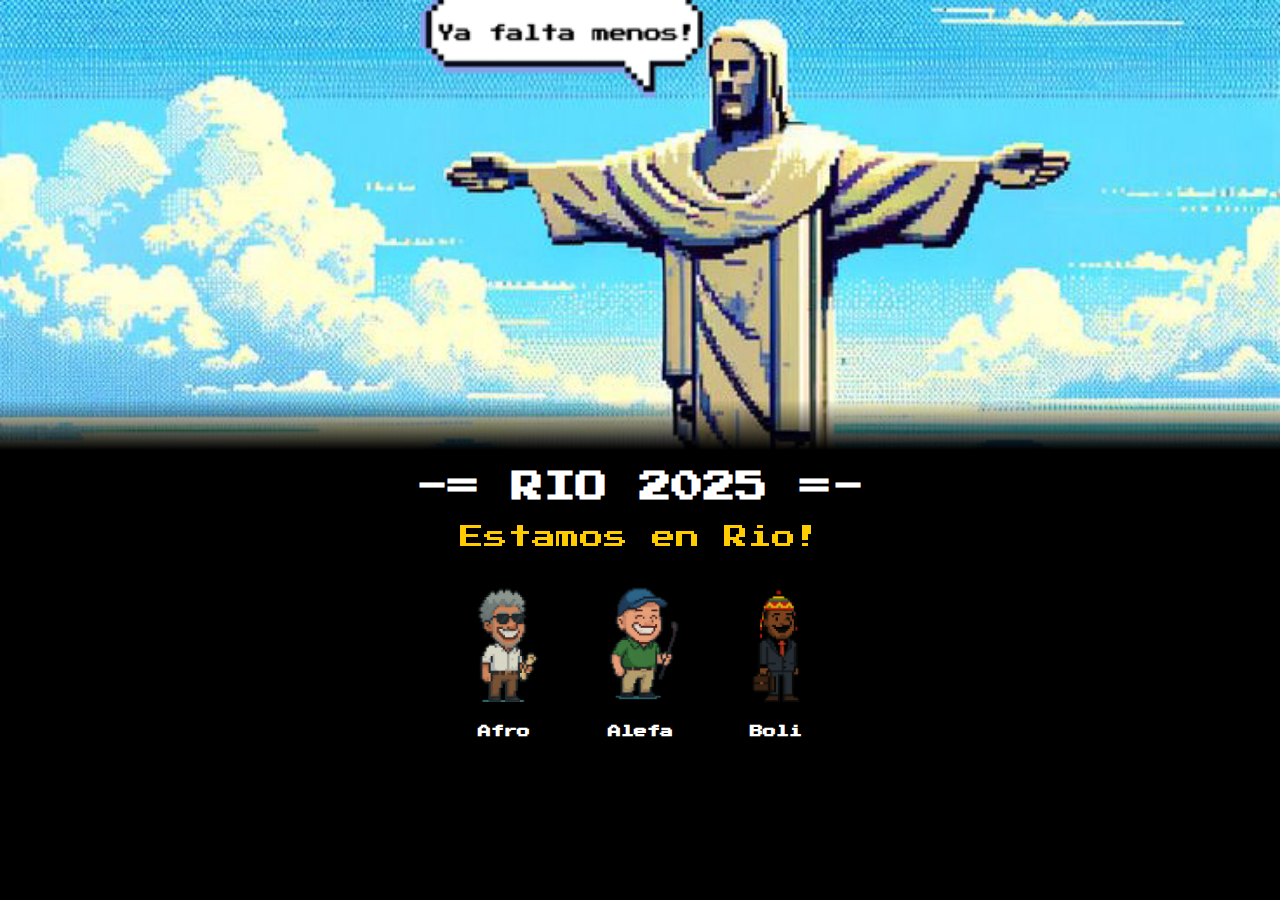
<file: index2.html>
<!DOCTYPE html>
<html lang="en">

<head>
  <meta charset="UTF-8" />
  <meta name="viewport" content="width=device-width, initial-scale=1.0" />
  <title>Ratambuzza Rio 2025</title>
  <link href="https://fonts.googleapis.com/css2?family=Press+Start+2P&display=swap" rel="stylesheet">
  <style>
    body {
      margin: 0;
      background-color: black;
      color: white;
      font-family: 'Press Start 2P', system-ui, sans-serif;
    }

    #title {
      text-align: center;
      /* padding: 2rem 1rem; */
    }

    #corcovado {
      background-image: url('assets/copa.dialog.png');
      background-size: cover;
      background-position: top center;
      width: 100vw;
      height: 50vh;
      position: relative;
      /* so we can place an overlay */
    }

    /* Fade overlay */
    #corcovado::after {
      content: "";
      position: absolute;
      bottom: 0;
      left: 0;
      width: 100%;
      height: 50px;
      /* adjust height for smoother or sharper fade */
      background: linear-gradient(to bottom, rgba(0, 0, 0, 0) 0%, black 100%);
      pointer-events: none;
      /* don't block clicks */
    }

    #avatars {
      display: flex;
      flex-wrap: wrap;
      justify-content: center;
      gap: 1rem;
      padding: 2rem 1rem;
      background-color: black;
      overflow-x: auto;
    }

    .avatar {
      width: 120px;
      height: 120px;
    }

    #countdown {
      font-size: 1.5rem;
      margin-top: 20px;
      color: #ffcc00;
      line-height: 1.6rem;
      transform: translateZ(0);
      /* forces hardware acceleration */
      -webkit-font-smoothing: none;
      /* try also: antialiased or subpixel-antialiased */
      image-rendering: pixelated;
    }

    .avatar-container {
      display: flex;
      flex-direction: column;
      align-items: center;
    }

    @media (max-width: 600px) {
      .avatar {
        width: 80px;
      }

      #top {
        padding: 1rem;
      }

      #countdown {
        font-size: 0.8rem;
      }
    }
  </style>
</head>

<body>
  <div id="corcovado"></div>
  <div id="title">
    <!-- <div>Ratambuzza producciones presenta:</div> -->
    <h1> -= RIO 2025 =-</h1>
    <div id="countdown"><span id="timer"></span></div>
  </div>
  <div id="avatars">
    <!-- Replace these with real images -->
    <div class="avatar-container">
      <img src="assets/avatars/Afro.png" alt="Afro" class="avatar" />
      <h5>Afro</h5>
    </div>
    <div class="avatar-container">
      <img src="assets/avatars/Alefa.png" alt="Afro" class="avatar" />
      <h5>Alefa</h5>
    </div>
    <div class="avatar-container">
      <img src="assets/avatars/Boli.png" alt="Afro" class="avatar" />
      <h5>Boli</h5>
    </div>
    <!-- Keep adding avatars -->
  </div>

  <script>
    // Countdown logic
    const countdown = document.getElementById('timer');
    const targetDate = new Date("2025-10-08T00:00:00");

    function updateCountdown() {
      const now = new Date();
      const diff = targetDate - now;

      if (diff <= 0) {
        countdown.textContent = "Estamos en Rio!";
        return;
      }

      const days = Math.floor(diff / (1000 * 60 * 60 * 24));
      const hours = Math.floor((diff / (1000 * 60 * 60)) % 24);
      const minutes = Math.floor((diff / (1000 * 60)) % 60);
      const seconds = Math.floor((diff / 1000) % 60);

      countdown.textContent = `${days}d ${hours}h ${minutes}m ${seconds}s`;
    }

    updateCountdown();
    setInterval(updateCountdown, 1000);
  </script>
</body>

</html>
</file>
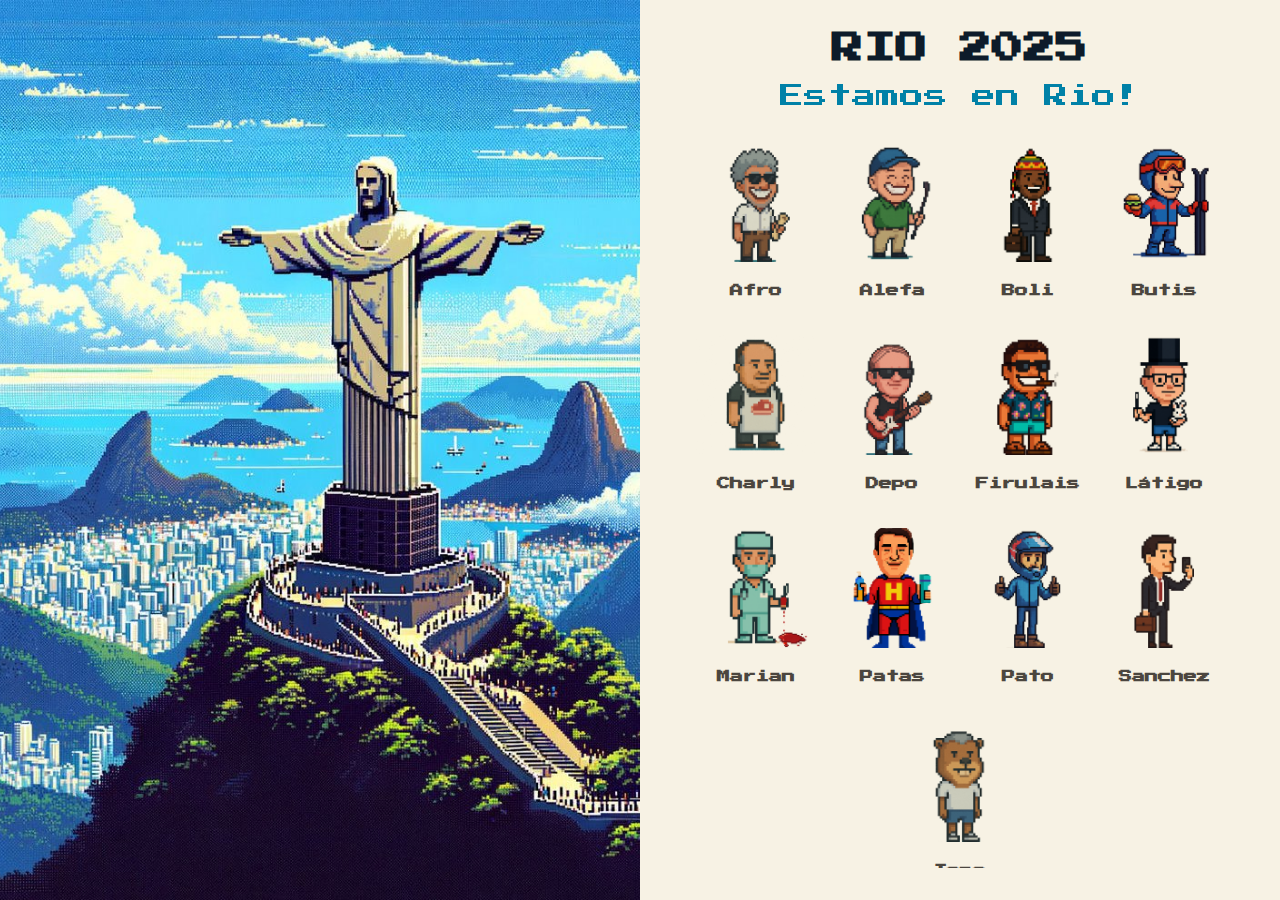
<file: index3.html>
<!DOCTYPE html>
<html lang="en">

<head>
  <meta charset="UTF-8" />
  <meta name="viewport" content="width=device-width, initial-scale=1.0" />
  <title>Ratambuzza: Rio 2025</title>
  <link rel="preconnect" href="https://fonts.googleapis.com">
  <link href="https://fonts.googleapis.com/css2?family=Press+Start+2P&display=swap" rel="stylesheet">
  <style>
    body {
      margin: 0;
      font-family: 'Press Start 2P', system-ui, sans-serif;
      background-color: black;
      color: white;
      display: flex;
      height: 100vh;
      overflow: hidden;
    }

    /* Left side */
    .left {
      width: 50%;
      height: 100%;
      background-image: url('assets/copa.jpg');
      background-size: cover;
      background-position: center;
    }

    /* Right side */
    .right {
      width: 50%;
      height: 100%;
      display: flex;
      flex-direction: column;
      /* justify-content: center; */
      align-items: center;
      padding: 2rem;
      box-sizing: border-box;
      background-color: #f7f2e4;
    }

    h1 {
      margin: 0 0 1rem 0;
      font-size: 2rem;
      color: #0d1b2a;
    }

    h5 {
      color: #4b463f;
    }

    #title {
      text-align: center;
    }

    #avatars {
      display: flex;
      flex-wrap: wrap;
      justify-content: center;
      gap: 1rem;
      padding: 2rem 1rem;
      overflow-x: auto;
    }

    .avatar {
      width: 120px;
      height: 120px;
    }

    #countdown {
      font-size: 1.5rem;
      margin-top: 20px;
      color: #0081a7;
      line-height: 1.6rem;
      transform: translateZ(0);
      /* forces hardware acceleration */
      -webkit-font-smoothing: none;
      /* try also: antialiased or subpixel-antialiased */
      image-rendering: pixelated;
    }

    .avatar-container {
      display: flex;
      flex-direction: column;
      align-items: center;
    }

    @media (max-width: 800px) {
      body {
        flex-direction: column;
      }

      .left,
      .right {
        width: 100%;
        height: 50%;
      }
    }
  </style>
</head>

<body>
  <div class="left"></div>

  <div class="right">
    <div id="title">
      <h1>RIO 2025</h1>
      <div id="countdown">
        <span id="timer"></span>
      </div>
    </div>
    <div id="avatars">
      <!-- Replace these with real images -->
      <div class="avatar-container">
        <img src="assets/avatars/Afro.png" alt="Afro" class="avatar" />
        <h5>Afro</h5>
      </div>
      <div class="avatar-container">
        <img src="assets/avatars/Alefa.png" alt="Alefa" class="avatar" />
        <h5>Alefa</h5>
      </div>
      <div class="avatar-container">
        <img src="assets/avatars/Boli.png" alt="Boli" class="avatar" />
        <h5>Boli</h5>
      </div>
      <div class="avatar-container">
        <img src="assets/avatars/Butis.png" alt="Butis" class="avatar" />
        <h5>Butis</h5>
      </div>
      <div class="avatar-container">
        <img src="assets/avatars/Charly.png" alt="Charly" class="avatar" />
        <h5>Charly</h5>
      </div>
      <div class="avatar-container">
        <img src="assets/avatars/Depo.png" alt="Depo" class="avatar" />
        <h5>Depo</h5>
      </div>
      <div class="avatar-container">
        <img src="assets/avatars/Firulais.png" alt="Firulais" class="avatar" />
        <h5>Firulais</h5>
      </div>
      <div class="avatar-container">
        <img src="assets/avatars/Latigo.png" alt="Látigo" class="avatar" />
        <h5>Látigo</h5>
      </div>
      <div class="avatar-container">
        <img src="assets/avatars/Mariano.png" alt="Marian" class="avatar" />
        <h5>Marian</h5>
      </div>
      <div class="avatar-container">
        <img src="assets/avatars/Patas.png" alt="Patas" class="avatar" />
        <h5>Patas</h5>
      </div>
      <div class="avatar-container">
        <img src="assets/avatars/Pato.png" alt="Pato" class="avatar" />
        <h5>Pato</h5>
      </div>
      <div class="avatar-container">
        <img src="assets/avatars/Sanchez.png" alt="Sanchez" class="avatar" />
        <h5>Sanchez</h5>
      </div>
      <div class="avatar-container">
        <img src="assets/avatars/Topo.png" alt="Topo" class="avatar" />
        <h5>Topo</h5>
      </div>
      <!-- Keep adding avatars -->
    </div>
  </div>

  <script>
    // Countdown logic
    const countdown = document.getElementById('timer');
    const targetDate = new Date("2025-10-08T00:00:00");

    function updateCountdown() {
      const now = new Date();
      const diff = targetDate - now;

      if (diff <= 0) {
        countdown.textContent = "Estamos en Rio!";
        return;
      }

      const days = Math.floor(diff / (1000 * 60 * 60 * 24));
      const hours = Math.floor((diff / (1000 * 60 * 60)) % 24);
      const minutes = Math.floor((diff / (1000 * 60)) % 60);
      const seconds = Math.floor((diff / 1000) % 60);

      countdown.textContent = `${days}d ${hours}h ${minutes}m ${seconds}s`;
    }

    updateCountdown();
    setInterval(updateCountdown, 1000);
  </script>
</body>

</html>
</file>
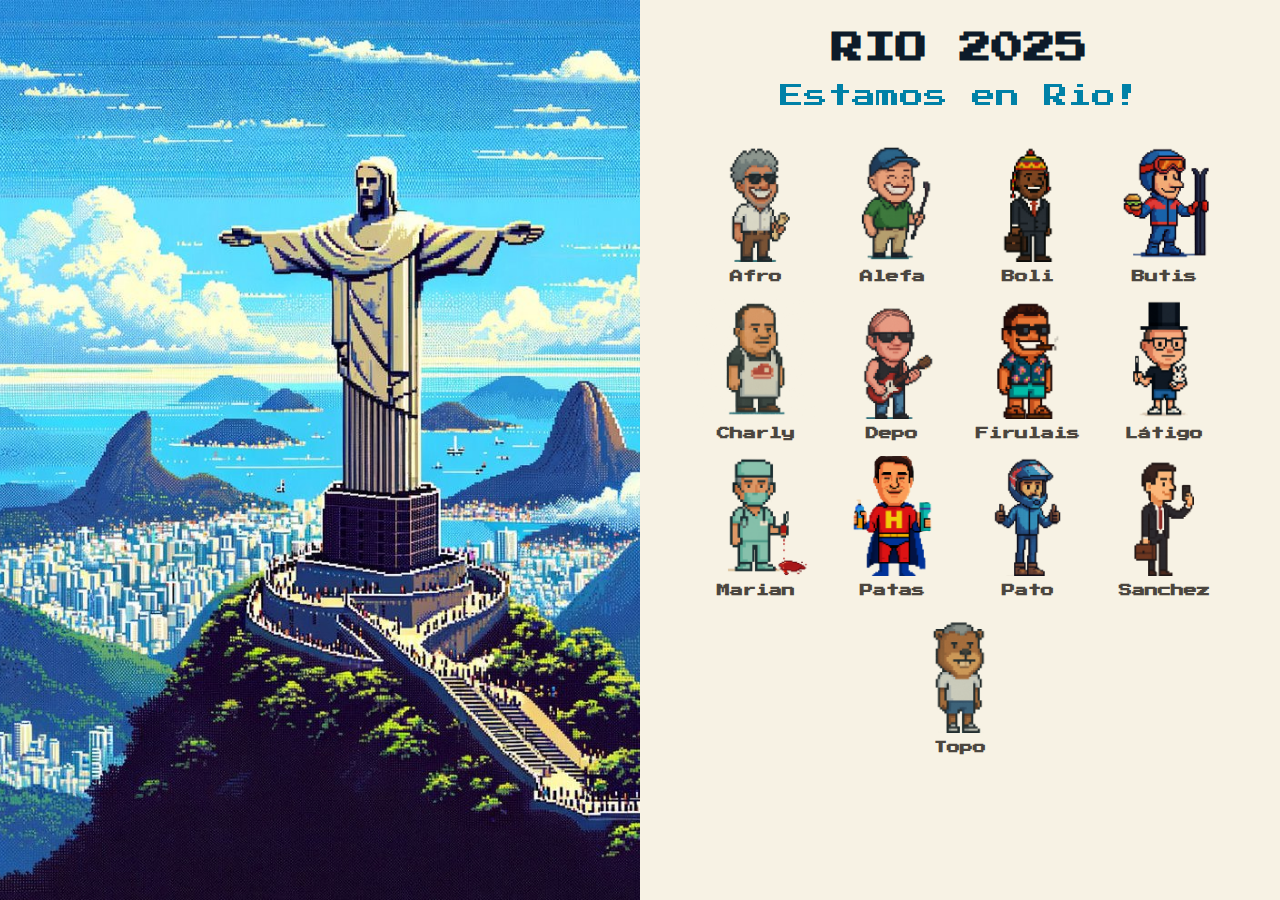
<file: previous.to.mobile.details.index.html>
<!DOCTYPE html>
<html lang="en">

<head>
  <meta charset="UTF-8" />
  <meta name="viewport" content="width=device-width, initial-scale=1.0" />
  <title>Ratambuzza.ar: Rio 2025</title>
  <link rel="preconnect" href="https://fonts.googleapis.com">
  <link href="https://fonts.googleapis.com/css2?family=Press+Start+2P&display=swap" rel="stylesheet">
  <link rel="icon" type="image/png" href="/favicon.png">
  <link rel="shortcut icon" href="/favicon.ico"> 
  <style>
    :root {
      --cream: #f7f2e4;
      --navy: #0d1b2a;
      --label: #4b463f;
      --accent: #0081a7;
    }

    /* Base */
    html,
    body {
      margin: 0;
      height: 100%;
    }

    body {
      font-family: 'Press Start 2P', system-ui, sans-serif;
      color: white;
      background: black;
      display: flex;
      /* Desktop: split screen */
      height: 100vh;
      overflow: hidden;
      /* desktop keeps only right side scrolling */
    }

    /* Left side (image) */
    .left {
      width: 50%;
      height: 100%;
      background-image: url('assets/copa.jpg');
      background-size: cover;
      background-position: center;
      flex: 0 0 50%;
    }

    /* Right side (content) */
    .right {
      width: 50%;
      height: 100%;
      background: var(--cream);
      color: black;
      display: flex;
      flex-direction: column;
      align-items: center;
      padding: 2rem;
      box-sizing: border-box;
      overflow: auto;
      /* desktop: only right side scrolls */
    }

    h1 {
      margin: 0 0 1rem 0;
      font-size: 2rem;
      color: var(--navy);
      text-align: center;
    }

    h5 {
      color: var(--label);
      margin: 0.5rem 0 0;
    }

    #title {
      text-align: center;
    }

    #countdown {
      font-size: 1.5rem;
      margin-top: 20px;
      color: var(--accent);
      line-height: 1.6rem;
      transform: translateZ(0);
      -webkit-font-smoothing: none;
      image-rendering: pixelated;
    }

    #avatars {
      display: flex;
      flex-wrap: wrap;
      justify-content: center;
      gap: 1rem;
      padding: 2rem 1rem;
      /* no vertical overflow here—let the container/page handle it */
    }

    .avatar-container {
      display: flex;
      flex-direction: column;
      align-items: center;
    }

    .avatar {
      width: 120px;
      height: 120px;
    }

    /* --- Mobile: stack and let the entire page scroll --- */
    @media (max-width: 800px) {
      body {
        flex-direction: column;
        height: auto;
        /* allow page to grow */
        overflow: auto;
        /* whole page scrolls */
      }

      .left {
        width: 100%;
        height: 50vh;
        /* top half visual */
        flex: 0 0 auto;
      }

      .right {
        width: 100%;
        min-height: 50vh;
        /* at least bottom half, can grow taller */
        height: auto;
        overflow: visible;
        /* no inner scroll; page does it */
        padding: 1.25rem;
      }

      .avatar {
        width: 90px;
        height: 90px;
      }

      #countdown {
        font-size: 1rem;
        line-height: 1.2rem;
      }
    }
  </style>
</head>

<body>
  <div class="left"></div>

  <div class="right">
    <div id="title">
      <h1>RIO 2025</h1>
      <div id="countdown"><span id="timer"></span></div>
    </div>

    <div id="avatars">
      <div class="avatar-container">
        <img src="assets/avatars/Afro.png" alt="Afro" class="avatar" />
        <h5>Afro</h5>
      </div>
      <div class="avatar-container">
        <img src="assets/avatars/Alefa.png" alt="Alefa" class="avatar" />
        <h5>Alefa</h5>
      </div>
      <div class="avatar-container">
        <img src="assets/avatars/Boli.png" alt="Boli" class="avatar" />
        <h5>Boli</h5>
      </div>
      <div class="avatar-container">
        <img src="assets/avatars/Butis.png" alt="Butis" class="avatar" />
        <h5>Butis</h5>
      </div>
      <div class="avatar-container">
        <img src="assets/avatars/Charly.png" alt="Charly" class="avatar" />
        <h5>Charly</h5>
      </div>
      <div class="avatar-container">
        <img src="assets/avatars/Depo.png" alt="Depo" class="avatar" />
        <h5>Depo</h5>
      </div>
      <div class="avatar-container">
        <img src="assets/avatars/Firulais.png" alt="Firulais" class="avatar" />
        <h5>Firulais</h5>
      </div>
      <div class="avatar-container">
        <img src="assets/avatars/Latigo.png" alt="Látigo" class="avatar" />
        <h5>Látigo</h5>
      </div>
      <div class="avatar-container">
        <img src="assets/avatars/Mariano.png" alt="Marian" class="avatar" />
        <h5>Marian</h5>
      </div>
      <div class="avatar-container">
        <img src="assets/avatars/Patas.png" alt="Patas" class="avatar" />
        <h5>Patas</h5>
      </div>
      <div class="avatar-container">
        <img src="assets/avatars/Pato.png" alt="Pato" class="avatar" />
        <h5>Pato</h5>
      </div>
      <div class="avatar-container">
        <img src="assets/avatars/Sanchez.png" alt="Sanchez" class="avatar" />
        <h5>Sanchez</h5>
      </div>
      <div class="avatar-container">
        <img src="assets/avatars/Topo.png" alt="Topo" class="avatar" />
        <h5>Topo</h5>
      </div>
    </div>
  </div>

  <script>
    // Countdown logic
    const countdown = document.getElementById('timer');
    const targetDate = new Date("2025-10-08T00:00:00");

    function updateCountdown() {
      const now = new Date();
      const diff = targetDate - now;

      if (diff <= 0) {
        countdown.textContent = "Estamos en Rio!";
        return;
      }

      const days = Math.floor(diff / (1000 * 60 * 60 * 24));
      const hours = Math.floor((diff / (1000 * 60 * 60)) % 24);
      const minutes = Math.floor((diff / (1000 * 60)) % 60);
      const seconds = Math.floor((diff / 1000) % 60);

      countdown.textContent = `${days}d ${hours}h ${minutes}m ${seconds}s`;
    }

    updateCountdown();
    setInterval(updateCountdown, 1000);
  </script>
</body>

</html>
</file>
